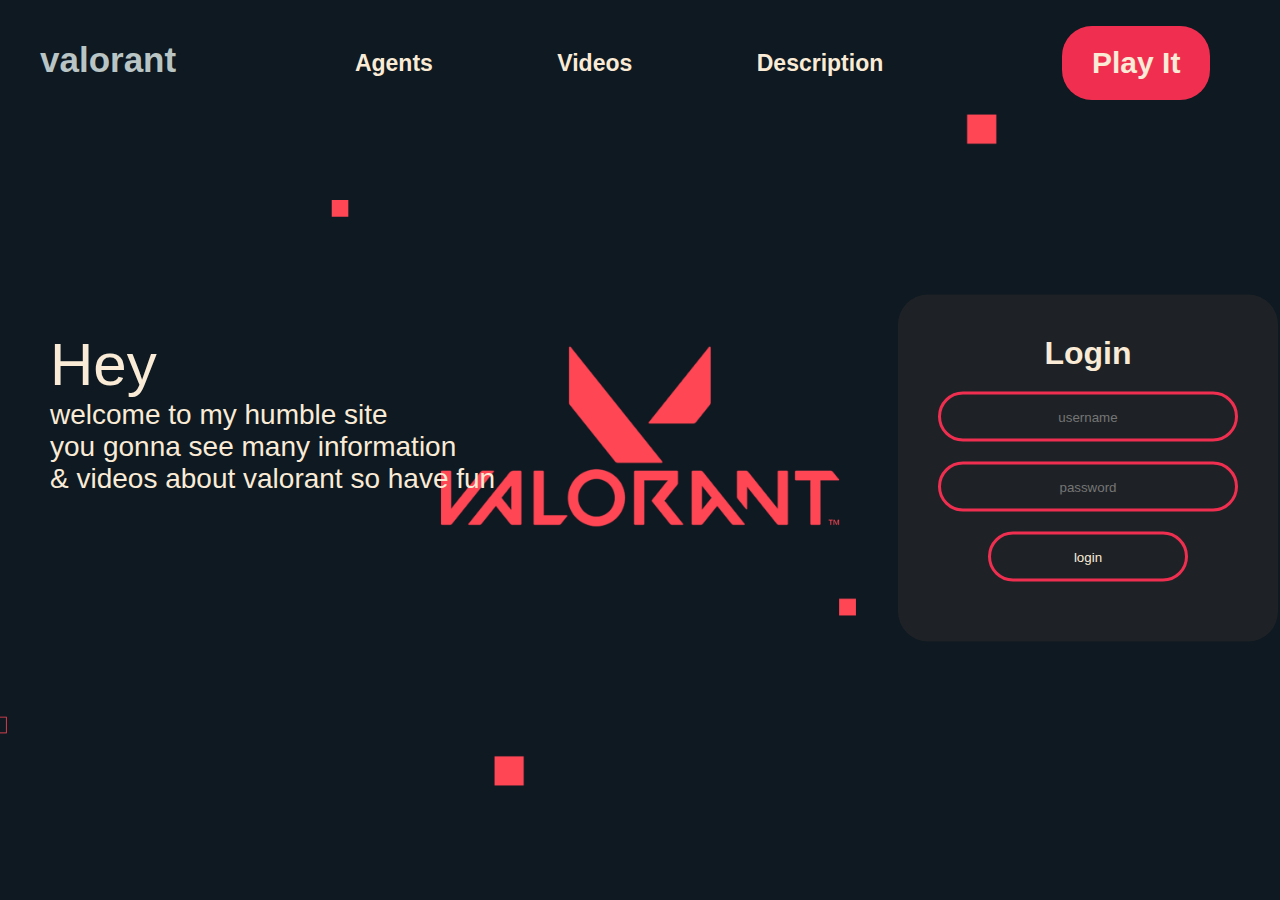
<file: index.html>
<html>
    <head>
        <meta charset="UTF-8">
        <title>main page</title>
        <link rel="stylesheet" href="css/index.css">                
    </head>
    <body>
        <div class="bar">
            <nav>
                <h2 class="valo_logo">valorant</h2>
                    <ul>
                        <li><a href="html/gamepage2.html#agents">Agents</a></li>
                        <li><a href="html/gamepage2.html#ciine">Videos</a></li>
                        <li><a href="html/gamepage2.html#desmain">Description</a></li>
                    </ul>
                    <button type="button" id="btt"><a href="https://playvalorant.com/en-gb/?gclid=CjwKCAjw9qiTBhBbEiwAp-GE0Vn2Ko2EjjhxpXMfQDeg3N4WkLwYnizy2DGQLwBOdbyiJ-4akHq5jBoC788QAvD_BwE&gclsrc=aw.ds" target="blank">Play It</a> </button>
            </nav>
            
            <p>     <span>Hey<br></span>
                    welcome to my humble site
                    <br> you gonna see many information 
                    <br>& videos about valorant so have fun
            </p>
        </div>
        <div class="log">
            <h1>Login</h1>
            <input type="email" placeholder="username">
            <input type="password" placeholder="password">
            <input type="submit" value="login">

        </div>
        
    </body>
</file>
<file: css/index.css>
@import url('http://fonts.cdnfonts.com/css/valorant');

@font-face {
    font-family: 'VALORANT';
    font-style: normal;
    font-weight: 400;
    src: local('VALORANT'), url('https://fonts.cdnfonts.com/s/37505/Valorant Font.woff') format('woff');
}


*{
    margin: 0%;
    padding: 0%;
    font-family: 'VALORANT', sans-serif;
}
.bar{
    background-image: url("../media/3037916.png");
    height: 100%;
    width: 100%;
    background-position: center;
    background-size:cover ;
}
nav{
    display: flex;
    align-items: center;
  justify-content: space-between;
  padding-top: 20px;
  padding-left: 20px;
  padding-right: 20px;
}


.valo_logo{
    color: rgb(185, 196, 196);
    font-size: 35px;
    font-family: 'VALORANT', sans-serif;  
    padding-left: 20px;                                         
}
nav ul li{
    list-style-type: none;
    display: inline-block;
    padding: 10px 60px;
    margin-top: 1%;
}
nav ul li a{
    color: antiquewhite;
    text-decoration: none;
    font-weight: bold;
    font-size: 23px;
     /* font-family: 'VALORANT', sans-serif;    */
}
nav ul li a:hover{
    color: rgb(240, 47, 80);
    transition: 0.4s;
}
#btt{
    
    font-size:30px ;
    font-weight: bold;
    border: none;
    background:rgb(240, 47, 80) ;
    border-radius: 30px;
    padding: 20px 30px;
    margin-right: 4%;
    margin-top:0.5% ;
}
#btt a{
    color: antiquewhite;
    text-decoration: none;
   
}
#btt:hover{
    transform: scale(1.1);
cursor: pointer;
}
.log
{
    width: 300px;
    padding: 40px;
    position: absolute;
    top: 52%;
    left: 85%;
    transform: translate(-50%,-50%);
    background: rgba(45, 43, 43,0.5) ;
    border-radius: 30px;
    
   

}
.log h1{
    text-align: center;
    color: antiquewhite;
    font-family: 'VALORANT', sans-serif;  
    /* font-weight: 500; */

}
.log input[type = "email"],.log input[type ="password"]
{
   
    background: none;
    display: block;
    margin: 20px auto;
    text-align: center;
    border: 3px solid rgb(240, 47, 80) ;
    /* padding: 20px 20px; */
    width: 300px;
    height: 50px;
    color: antiquewhite;
    border-radius: 30px;

}
.log input[type = "submit"]
{
    background: none;
    display: block;
    margin: 20px auto;
    text-align: center;
    border: 3px solid rgb(240, 47, 80) ;
    width: 200px;
    height: 50px;
    color: antiquewhite;
    border-radius: 30px;
    transition: 0.7s;
}
.log input[type = "submit"]:hover
{
    background:rgb(240, 47, 80) ;
}
span
{
font-size: 60px;
/* font-family: 'VALORANT', sans-serif;   */
}
 p
{
    text-align: left;
 color: antiquewhite;
  margin-top: 230px;
  margin-left: 50px;
  font-size:28px ;
  font-weight: 500px;
  font-family: 'VALORANT', sans-serif;  
  animation: moveToRight 1s ease-in-out;
  animation-delay: 20ms;
} 
@keyframes moveToRight {
    0% {
        transform: translateX(-500px);
    }
    100% {
        transform: translateX(40px);
    }
}
</file>
